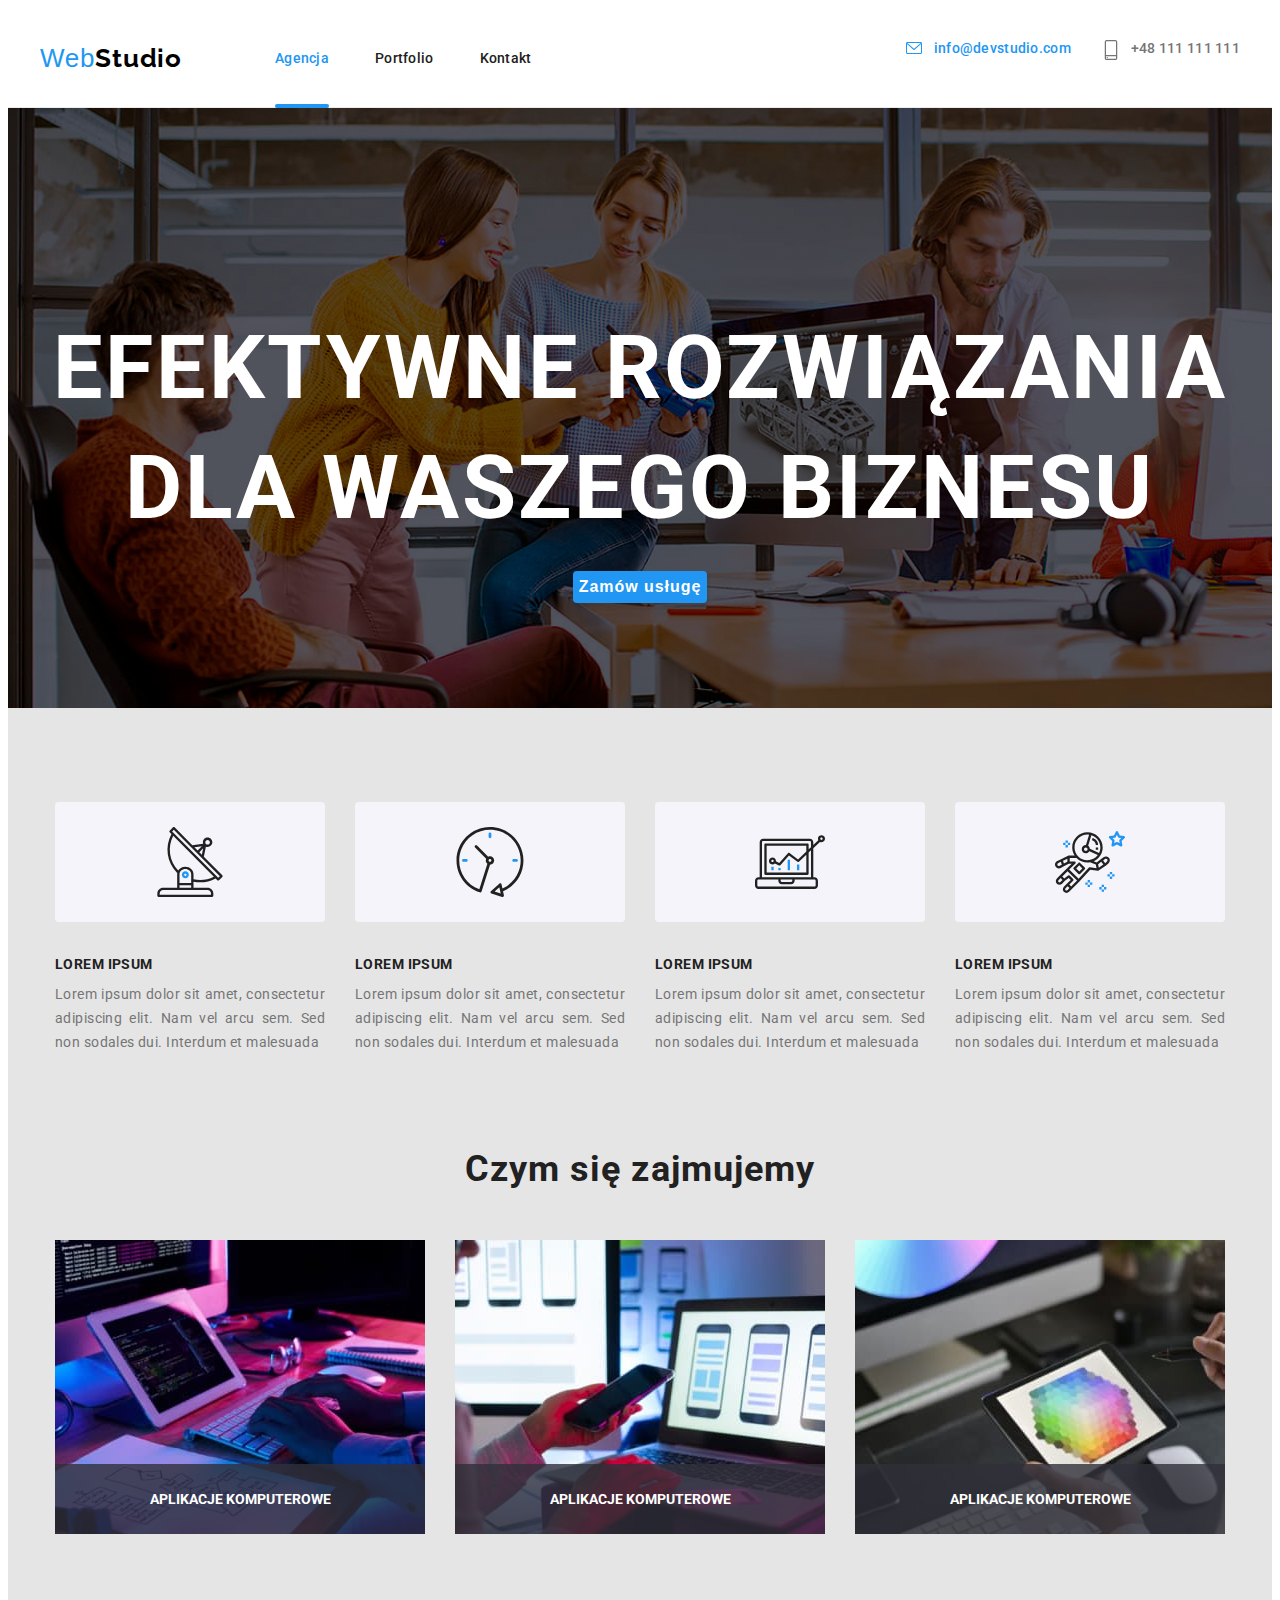
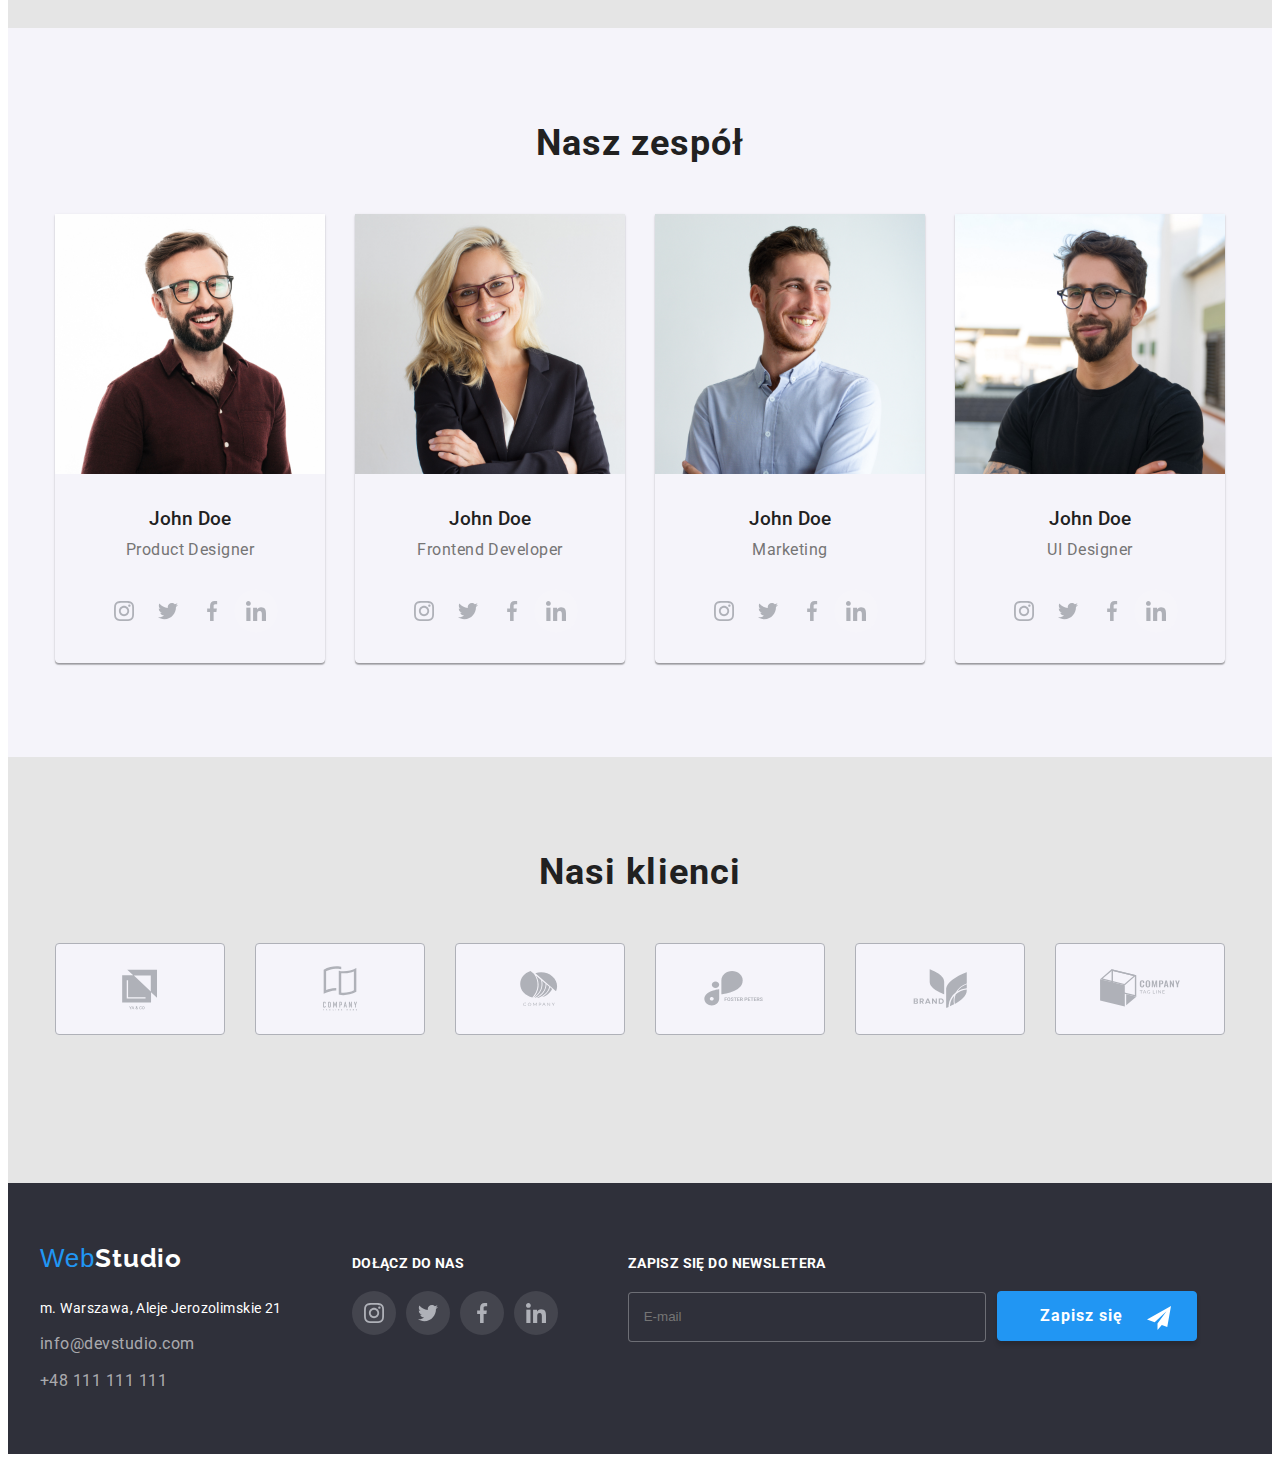
<file: index.html>
<!DOCTYPE html>
<html lang="pl">
  <head>
    <meta charset="UTF-8" />
    <meta name="viewport" content="Moja praca domowa nr 1" />
    <title>Homework 6</title>
    <link
      href="https://cdnjs.cloudflare.com/ajax/libs/modern-normalize/2.0.0/modern-normalize.min.css"
      integrity="sha512-4xo8blKMVCiXpTaLzQSLSw3KFOVPWhm/TRtuPVc4WG6kUgjH6J03IBuG7JZPkcWMxJ5huwaBpOpnwYElP/m6wg=="
      crossorigin="anonymous"
      referrerpolicy="no-referrer"
      rel="stylesheet"
    />
    <link
      href="https://fonts.googleapis.com/css2?family=Raleway:wght@700&family=Roboto:wght@400;500;700;900&display=swap"
      rel="stylesheet"
    />
    <link href="./css/styles.css" rel="stylesheet" />
  </head>
  <body>
    <!--Nagłówek strony-->
    <header>
      <div class="page-header container">
        <div class="page-header-left">
          <!--Logo w nagłówku-->
          <a class="logo" href="./index.html"
            ><span class="logo-blue">Web</span>Studio</a
          >

          <!--Menu nawigacyjne-->

          <nav>
            <ul class="nav-menu">
              <li><a class="menu-blue" href="./index.html">Agencja</a></li>
              <li><a class="menu" href="./portfolio.html">Portfolio</a></li>
              <li><a class="menu" href="#">Kontakt</a></li>
            </ul>
          </nav>
        </div>

        <!-- Linki w nagłówku -->
        <ul class="contact">
          <li>
            <a href="mailto:info@devstudio.com">
              <svg class="icon-mail">
                <use href="./images/icons.svg#icon-envelope"></use>
              </svg>
            </a>
          </li>
          <li>
            <a class="mail" href="mailto:info@devstudio.com"
              >info@devstudio.com</a
            >
          </li>
          <li>
            <a href="tel:+48111111111">
              <svg class="icon-phone">
                <use href="./images/icons.svg#icon-smartphone" y="-6"></use>
              </svg>
            </a>
          </li>
          <li>
            <a class="tel" href="tel:+48111111111">+48 111 111 111</a>
          </li>
        </ul>
      </div>
    </header>

    <!--Główna zawartość strony-->
    <main>
      <!--Nagówek skcji głównej-->
      <section class="h1">
        <div class="container">
          <h1>
            EFEKTYWNE ROZWIĄZANIA<br />
            DLA WASZEGO BIZNESU
          </h1>
          <button class="button" type="button" data-modal-open>
            Zamów usługę
          </button>
          <div class="modal is-hidden" data-modal>
            <div class="modal-content">
              <button class="modal-close-button" data-modal-close>
                <svg class="close-icon">
                  <use href="./images/icons.svg#icon-close-black"></use>
                </svg>
              </button>
              <p>Zostaw swoje dane w formularzu poniżej</p>
              <form
                action="#"
                class="modal-form"
                name="modal-form"
                autocomplete="on"
              >
                <label class="modal-name">
                  Imie
                  <input type="text" name="formname" id="name" required />
                  <svg class="icon-mod-name">
                    <use href="./images/icons.svg#icon-mod-name"></use>
                  </svg>
                </label>
                <label class="modal-phone">
                  Telefon
                  <input type="tel" name="phone" id="phone" required />
                  <svg class="icon-mod-phone">
                    <use href="./images/icons.svg#icon-mod-phone"></use>
                  </svg>
                </label>
                <label class="modal-email">
                  Email
                  <input type="email" name="email" id="email" required />
                  <svg class="icon-mod-mail">
                    <use href="./images/icons.svg#icon-mod-mail"></use>
                  </svg>
                </label>
                <label class="modal-text">
                  Komentarz
                  <textarea
                    name="text"
                    rows="5"
                    id="text"
                    placeholder="Wsporwadź tekst"
                  ></textarea>
                </label>
                <div class="modal-privacy">
                  <input
                    type="checkbox"
                    name="prevacy"
                    value="privacy"
                    id="privacy"
                    required
                  />
                  <label for="privacy"
                    >Oświadczakm, iż akceptuję <a href="#">Regulamin</a> i
                    <a href="#">Politykę Prywatności</a> .</label
                  >
                </div>
                <div class="modal-submit-button">
                  <button type="submit">Wyślij</button>
                </div>
              </form>
            </div>
          </div>
        </div>
      </section>

      <!--Pierwsza sekcja - lorem ipsum-->
      <section class="first-section">
        <div class="container">
          <ul class="first-section-logo-list">
            <li>
              <svg class="first-section-logo">
                <use
                  href="./images/icons.svg#icon-antenna"
                  width="70px"
                  x="100px"
                ></use>
              </svg>
            </li>
            <li>
              <svg class="first-section-logo">
                <use
                  href="./images/icons.svg#icon-clock"
                  width="70px"
                  x="100px"
                ></use>
              </svg>
            </li>
            <li>
              <svg class="first-section-logo">
                <use
                  href="./images/icons.svg#icon-diagram"
                  width="70px"
                  x="100px"
                ></use>
              </svg>
            </li>
            <li>
              <svg class="first-section-logo">
                <use
                  href="./images/icons.svg#icon-astronaut"
                  width="70px"
                  x="100px"
                ></use>
              </svg>
            </li>
          </ul>

          <ul class="first-section-list">
            <li class="list">
              <h4 class="h4">LOREM IPSUM</h4>
              <p>
                Lorem ipsum dolor sit amet, consectetur adipiscing elit. Nam vel
                arcu sem. Sed non sodales dui. Interdum et malesuada
              </p>
            </li>
            <li class="list">
              <h4 class="h4">LOREM IPSUM</h4>
              <p>
                Lorem ipsum dolor sit amet, consectetur adipiscing elit. Nam vel
                arcu sem. Sed non sodales dui. Interdum et malesuada
              </p>
            </li>
            <li class="list">
              <h4 class="h4">LOREM IPSUM</h4>
              <p>
                Lorem ipsum dolor sit amet, consectetur adipiscing elit. Nam vel
                arcu sem. Sed non sodales dui. Interdum et malesuada
              </p>
            </li>
            <li class="list">
              <h4 class="h4">LOREM IPSUM</h4>
              <p>
                Lorem ipsum dolor sit amet, consectetur adipiscing elit. Nam vel
                arcu sem. Sed non sodales dui. Interdum et malesuada
              </p>
            </li>
          </ul>
        </div>
      </section>

      <!--Druga sekcja - czym się zajmujemy-->
      <section class="second-section">
        <div class="container">
          <h2 class="h2-second-section">Czym się zajmujemy</h2>
          <ul class="second-section-list">
            <li>
              <div class="image-container">
                <img
                  src="./images/main1.jpg"
                  alt="Ręce pracujące na klawiaturze"
                  width="370"
                  height="294"
                />
                <p class="label">APLIKACJE KOMPUTEROWE</p>
              </div>
            </li>
            <li>
              <div class="image-container">
                <img
                  src="./images/main2.jpg"
                  alt="Praca nad aplikacją telefoniczną"
                  width="370"
                  height="294"
                />
                <p class="label">APLIKACJE KOMPUTEROWE</p>
              </div>
            </li>
            <li>
              <div class="image-container">
                <img
                  src="./images/main3.jpg"
                  alt="Praca na tablecie"
                  width="370"
                  height="294"
                />
                <p class="label">APLIKACJE KOMPUTEROWE</p>
              </div>
            </li>
          </ul>
        </div>
      </section>

      <!--Trzecia sekcja - nasz zespół-->
      <section class="third-section">
        <div class="container">
          <h2 class="h2-third-section">Nasz zespół</h2>
          <ul class="third-section-list">
            <li>
              <img
                src="./images/johndoe1.jpg"
                alt="Zdjęcie Johna Doe product designer"
                width="270"
                height="260"
              />
              <h3 class="h3">John Doe</h3>
              <p>Product Designer</p>
              <div class="sm-links">
                <a
                  href="https://www.instagram.com/"
                  target="_blank"
                  rel="noopener noreferrer nofollow"
                >
                  <div class="circle">
                    <svg class="sm-icon" width="20px" height="20px">
                      <use href="./images/icons.svg#icon-instagram"></use>
                    </svg>
                  </div>
                </a>
                <a
                  href="https://www.twitter.com/"
                  target="_blank"
                  rel="noopener noreferrer nofollow"
                >
                  <div class="circle">
                    <svg class="sm-icon" width="20px" height="20px">
                      <use href="./images/icons.svg#icon-twitter"></use>
                    </svg>
                  </div>
                </a>
                <a
                  href="https://www.facebook.com/"
                  target="_blank"
                  rel="noopener noreferrer nofollow"
                >
                  <div class="circle">
                    <svg class="sm-icon" width="20px" height="20px">
                      <use href="./images/icons.svg#icon-facebook"></use>
                    </svg>
                  </div>
                </a>
                <a
                  href="https://www.linkedin.com/"
                  target="_blank"
                  rel="noopener noreferrer nofollow"
                >
                  <div class="circle-footer">
                    <svg class="sm-icon-footer" width="20px" height="20px">
                      <use href="./images/icons.svg#icon-linkedin"></use>
                    </svg>
                  </div>
                </a>
              </div>
            </li>
            <li>
              <img
                src="./images/johndoe2.jpg"
                alt="Zdjęcie Johna Doe frontend developer"
                width="270"
                height="260"
              />
              <h3 class="h3">John Doe</h3>
              <p>Frontend Developer</p>
              <div class="sm-links">
                <a
                  href="https://www.instagram.com/"
                  target="_blank"
                  rel="noopener noreferrer nofollow"
                >
                  <div class="circle">
                    <svg class="sm-icon" width="20px" height="20px">
                      <use href="./images/icons.svg#icon-instagram"></use>
                    </svg>
                  </div>
                </a>
                <a
                  href="https://www.twitter.com/"
                  target="_blank"
                  rel="noopener noreferrer nofollow"
                >
                  <div class="circle">
                    <svg class="sm-icon" width="20px" height="20px">
                      <use href="./images/icons.svg#icon-twitter"></use>
                    </svg>
                  </div>
                </a>
                <a
                  href="https://www.facebook.com/"
                  target="_blank"
                  rel="noopener noreferrer nofollow"
                >
                  <div class="circle">
                    <svg class="sm-icon" width="20px" height="20px">
                      <use href="./images/icons.svg#icon-facebook"></use>
                    </svg>
                  </div>
                </a>
                <a
                  href="https://www.linkedin.com/"
                  target="_blank"
                  rel="noopener noreferrer nofollow"
                >
                  <div class="circle-footer">
                    <svg class="sm-icon-footer" width="20px" height="20px">
                      <use href="./images/icons.svg#icon-linkedin"></use>
                    </svg>
                  </div>
                </a>
              </div>
            </li>
            <li>
              <img
                src="./images/johndoe3.jpg"
                alt="Zdjęcie Johna Doe marketing"
                width="270"
                height="260"
              />
              <h3 class="h3">John Doe</h3>
              <p>Marketing</p>
              <div class="sm-links">
                <a
                  href="https://www.instagram.com/"
                  target="_blank"
                  rel="noopener noreferrer nofollow"
                >
                  <div class="circle">
                    <svg class="sm-icon" width="20px" height="20px">
                      <use href="./images/icons.svg#icon-instagram"></use>
                    </svg>
                  </div>
                </a>
                <a
                  href="https://www.twitter.com/"
                  target="_blank"
                  rel="noopener noreferrer nofollow"
                >
                  <div class="circle">
                    <svg class="sm-icon" width="20px" height="20px">
                      <use href="./images/icons.svg#icon-twitter"></use>
                    </svg>
                  </div>
                </a>
                <a
                  href="https://www.facebook.com/"
                  target="_blank"
                  rel="noopener noreferrer nofollow"
                >
                  <div class="circle">
                    <svg class="sm-icon" width="20px" height="20px">
                      <use href="./images/icons.svg#icon-facebook"></use>
                    </svg>
                  </div>
                </a>
                <a
                  href="https://www.linkedin.com/"
                  target="_blank"
                  rel="noopener noreferrer nofollow"
                >
                  <div class="circle-footer">
                    <svg class="sm-icon-footer" width="20px" height="20px">
                      <use href="./images/icons.svg#icon-linkedin"></use>
                    </svg>
                  </div>
                </a>
              </div>
            </li>
            <li>
              <img
                src="./images/johndoe4.jpg"
                alt="Zdjęcie Johna Doe UI designer"
                width="270"
                height="260"
              />
              <h3 class="h3">John Doe</h3>
              <p>UI Designer</p>
              <div class="sm-links">
                <a
                  href="https://www.instagram.com/"
                  target="_blank"
                  rel="noopener noreferrer nofollow"
                >
                  <div class="circle">
                    <svg class="sm-icon" width="20px" height="20px">
                      <use href="./images/icons.svg#icon-instagram"></use>
                    </svg>
                  </div>
                </a>
                <a
                  href="https://www.twitter.com/"
                  target="_blank"
                  rel="noopener noreferrer nofollow"
                >
                  <div class="circle">
                    <svg class="sm-icon" width="20px" height="20px">
                      <use href="./images/icons.svg#icon-twitter"></use>
                    </svg>
                  </div>
                </a>
                <a
                  href="https://www.facebook.com/"
                  target="_blank"
                  rel="noopener noreferrer nofollow"
                >
                  <div class="circle">
                    <svg class="sm-icon" width="20px" height="20px">
                      <use href="./images/icons.svg#icon-facebook"></use>
                    </svg>
                  </div>
                </a>
                <a
                  href="https://www.linkedin.com/"
                  target="_blank"
                  rel="noopener noreferrer nofollow"
                >
                  <div class="circle-footer">
                    <svg class="sm-icon-footer" width="20px" height="20px">
                      <use href="./images/icons.svg#icon-linkedin"></use>
                    </svg>
                  </div>
                </a>
              </div>
            </li>
          </ul>
        </div>
      </section>

      <!--Czwarta sekcja - nasi klienci-->
      <section class="four-section">
        <div class="container">
          <h2 class="h2-four-section">Nasi klienci</h2>
          <ul class="four-section-logo-list">
            <li>
              <svg class="four-section-logo">
                <use href="./images/icons.svg#icon-client1"></use>
              </svg>
            </li>
            <li>
              <svg class="four-section-logo">
                <use href="./images/icons.svg#icon-client2"></use>
              </svg>
            </li>
            <li>
              <svg class="four-section-logo">
                <use href="./images/icons.svg#icon-client3"></use>
              </svg>
            </li>
            <li>
              <svg class="four-section-logo">
                <use href="./images/icons.svg#icon-client4"></use>
              </svg>
            </li>
            <li>
              <svg class="four-section-logo">
                <use href="./images/icons.svg#icon-client5"></use>
              </svg>
            </li>
            <li>
              <svg class="four-section-logo">
                <use href="./images/icons.svg#icon-client6"></use>
              </svg>
            </li>
          </ul>
        </div>
      </section>
    </main>

    <!--Stopka-->
    <footer>
      <div class="footer container">
        <!--Lewa część-->
        <div>
          <div class="footer-logo">
            <a class="logo-footer" href="./index.html"
              ><span class="logo-blue-footer">Web</span>Studio</a
            >
          </div>

          <!--Adres i linki w stopce-->
          <ul class="contact-footer">
            <li>
              <a
                class="address-link"
                href="https://goo.gl/maps/Dz4RchG2dV1VJyud7"
                target="_blank"
                rel="noopener noreferrer nofollow"
                >m. Warszawa, Aleje Jerozolimskie 21</a
              >
            </li>
            <li>
              <a class="mail-footer" href="mailto:info@devstudio.com"
                >info@devstudio.com</a
              >
            </li>
            <li>
              <a class="tel-footer" href="tel:+48111111111">+48 111 111 111</a>
            </li>
          </ul>
        </div>
        <!--Środkowa część-->
        <div class="h5-footer">
          <h5>DOŁĄCZ DO NAS</h5>
          <div class="sm-links-footer">
            <a
              href="https://www.instagram.com/"
              target="_blank"
              rel="noopener noreferrer nofollow"
            >
              <div class="circle-footer">
                <svg class="sm-icon-footer" width="20px" height="20px">
                  <use href="./images/icons.svg#icon-instagram"></use>
                </svg>
              </div>
            </a>
            <a
              href="https://www.twitter.com/"
              target="_blank"
              rel="noopener noreferrer nofollow"
            >
              <div class="circle-footer">
                <svg class="sm-icon-footer" width="20px" height="20px">
                  <use href="./images/icons.svg#icon-twitter"></use>
                </svg>
              </div>
            </a>
            <a
              href="https://www.facebook.com/"
              target="_blank"
              rel="noopener noreferrer nofollow"
            >
              <div class="circle-footer">
                <svg class="sm-icon-footer" width="20px" height="20px">
                  <use href="./images/icons.svg#icon-facebook"></use>
                </svg>
              </div>
            </a>
            <a
              href="https://www.linkedin.com/"
              target="_blank"
              rel="noopener noreferrer nofollow"
            >
              <div class="circle-footer">
                <svg class="sm-icon-footer" width="20px" height="20px">
                  <use href="./images/icons.svg#icon-linkedin"></use>
                </svg>
              </div>
            </a>
          </div>
        </div>
        <!--Prawa strona-->
        <div class="singup-form">
          <p>ZAPISZ SIĘ DO NEWSLETERA</p>
          <form action="#" name="singup_form">
            <input
              class="singup-input"
              type="email"
              name="email"
              placeholder="E-mail"
              required
            />
            <button type="submit">Zapisz się</button>
            <svg class="icon-send">
              <use href="./images/icons.svg#icon-iconsend"></use>
            </svg>
          </form>
        </div>
      </div>
    </footer>
    <script src="./js/modal.js"></script>
  </body>
</html>
</file>
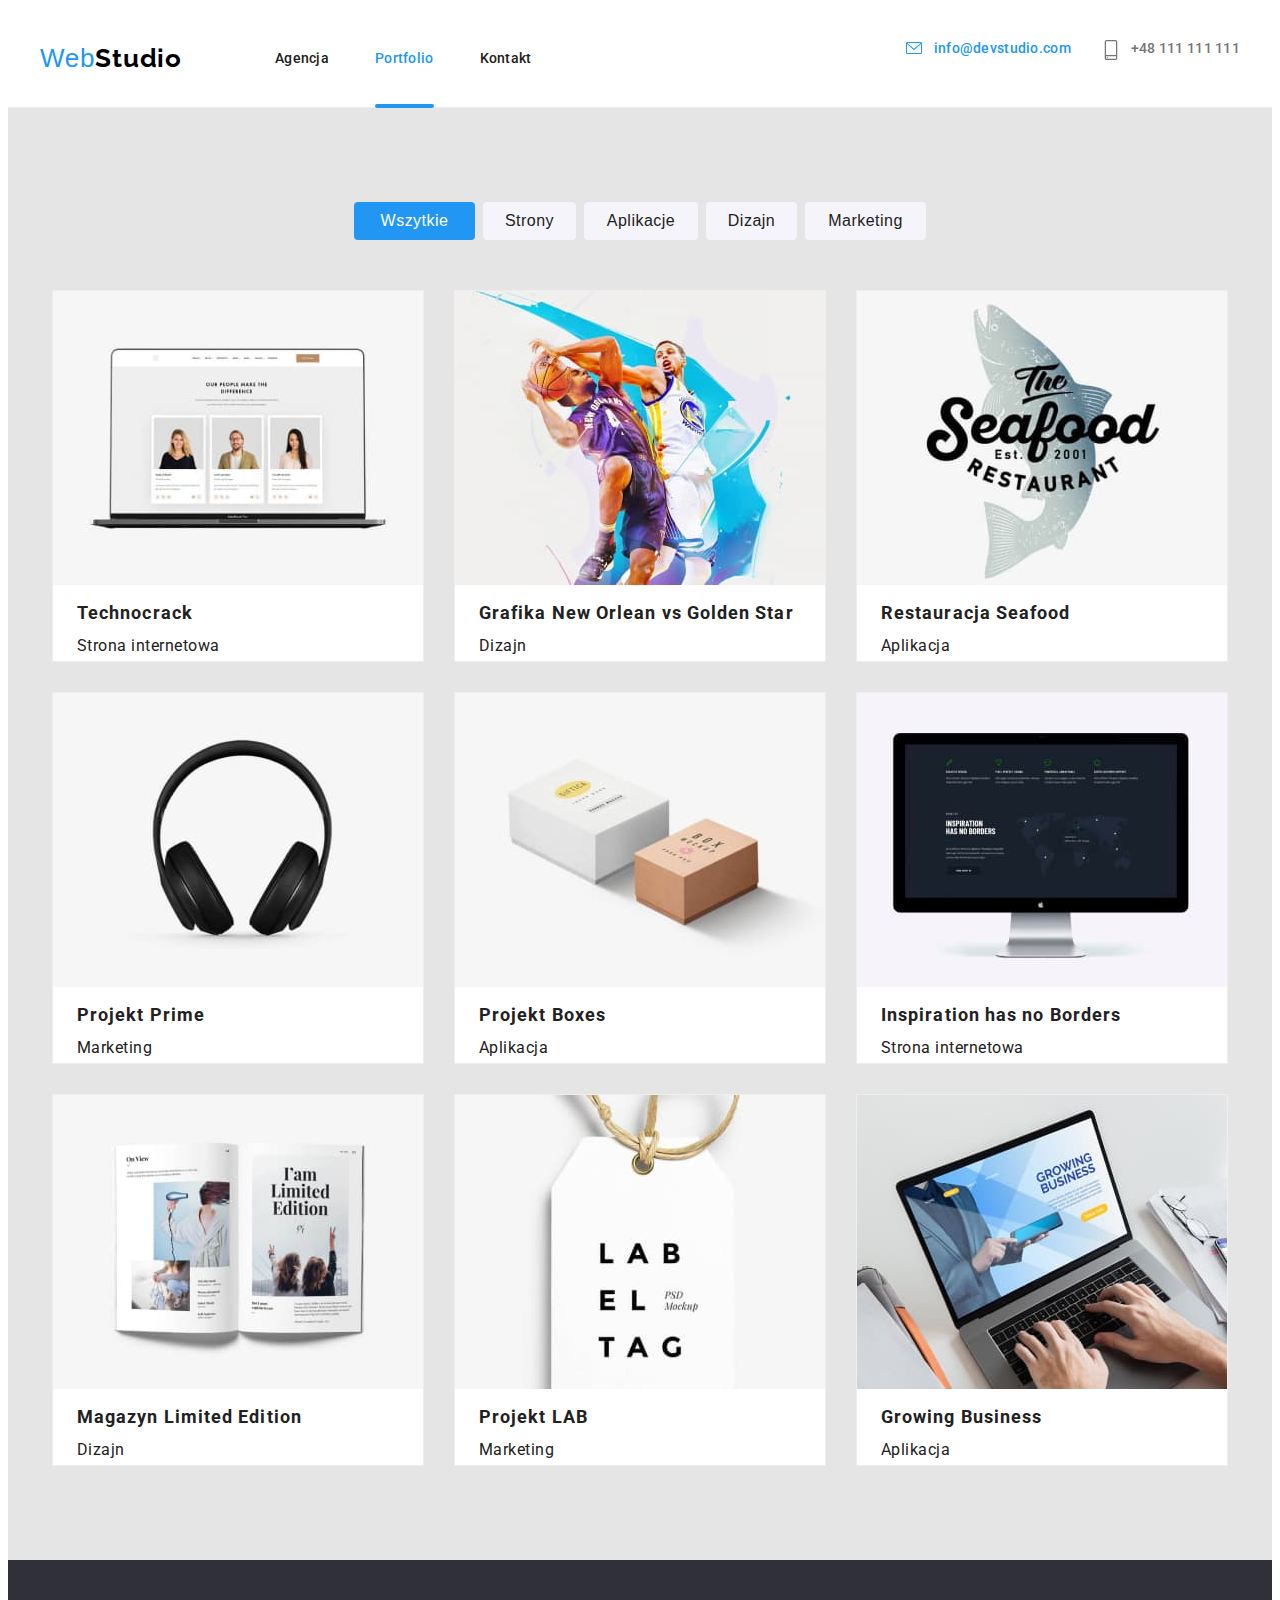
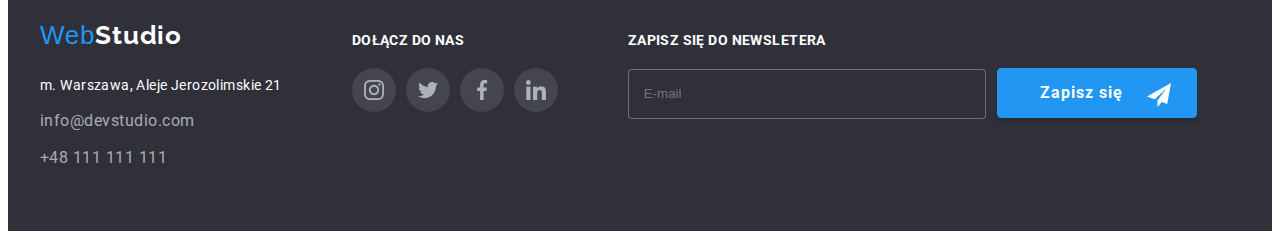
<file: portfolio.html>
<!DOCTYPE html>
<html lang="pl">
  <head>
    <meta charset="UTF-8" />
    <meta name="viewport" content="Moja praca domowa nr 1" />
    <title>Homework 6</title>
    <link
      href="https://cdnjs.cloudflare.com/ajax/libs/modern-normalize/2.0.0/modern-normalize.min.css"
      integrity="sha512-4xo8blKMVCiXpTaLzQSLSw3KFOVPWhm/TRtuPVc4WG6kUgjH6J03IBuG7JZPkcWMxJ5huwaBpOpnwYElP/m6wg=="
      crossorigin="anonymous"
      referrerpolicy="no-referrer"
      rel="stylesheet"
    />
    <link
      href="https://fonts.googleapis.com/css2?family=Raleway:wght@700&family=Roboto:wght@400;500;700;900&display=swap"
      rel="stylesheet"
    />
    <link href="./css/styles.css" rel="stylesheet" />
  </head>
  <body>
    <!--Nagłówek strony-->
    <header>
      <div class="page-header container">
        <div class="page-header-left">
          <!--Logo w nagłówku-->
          <a class="logo" href="./index.html"
            ><span class="logo-blue">Web</span>Studio</a
          >

          <!--Menu nawigacyjne-->

          <nav>
            <ul class="nav-menu">
              <li><a class="menu" href="./index.html">Agencja</a></li>
              <li>
                <a class="menu-blue" href="./portfolio.html">Portfolio</a>
              </li>
              <li><a class="menu" href="#">Kontakt</a></li>
            </ul>
          </nav>
        </div>

        <!-- Linki w nagłówku -->
        <ul class="contact">
          <li>
            <a href="mailto:info@devstudio.com">
              <svg class="icon-mail">
                <use href="./images/icons.svg#icon-envelope"></use>
              </svg>
            </a>
          </li>
          <li>
            <a class="mail" href="mailto:info@devstudio.com"
              >info@devstudio.com</a
            >
          </li>
          <li>
            <a href="tel:+48111111111">
              <svg class="icon-phone">
                <use href="./images/icons.svg#icon-smartphone" y="-6"></use>
              </svg>
            </a>
          </li>
          <li>
            <a class="tel" href="tel:+48111111111">+48 111 111 111</a>
          </li>
        </ul>
      </div>
    </header>

    <!--Główna zawartość strony-->
    <main>
      <!--Menu strony-->
      <div class="pf-menu">
        <ul class="pf-button-menu">
          <li>
            <button class="pf-button-blue" type="button">Wszytkie</button>
          </li>
          <li>
            <button class="pf-button pf-button-1" type="button">Strony</button>
          </li>
          <li>
            <button class="pf-button pf-button-2" type="button">
              Aplikacje
            </button>
          </li>
          <li>
            <button class="pf-button pf-button-3" type="button">Dizajn</button>
          </li>
          <li>
            <button class="pf-button pf-button-4" type="button">
              Marketing
            </button>
          </li>
        </ul>
      </div>

      <!--Zawartość główna strony-->
      <!--Pierwszy rząd-->
      <section class="pf-section">
        <div class="container">
          <ul class="pf-section-item">
            <li>
              <div class="pf-img-discription">
                <img
                  src="./images/portfolio1_1.jpg"
                  alt="Komputer z otwartą stroną internetową"
                  width="370"
                  height="294"
                />
                <p>
                  Technocrack jest popularną platformą wykorzystywaną do
                  rozpowszechniania koronawirusa. Firmy wykorzystują tę
                  platformę do celów szpiegowskich i ataków na niezabezpieczone
                  serwery konkurencji
                </p>
              </div>
              <h2 class="h2-pf-section">Technocrack</h2>
              <p>Strona internetowa</p>
            </li>
            <li>
              <div class="pf-img-discription">
                <img
                  src="./images/portfolio1_2.jpg"
                  alt="Dwuch zawodników koszykówki walczy o piłkę"
                  width="370"
                  height="294"
                />
                <p>
                  Lorem ipsum dolor sit amet consectetur adipisicing elit.
                  Tenetur, velit quam nostrum repudiandae harum quidem
                  reprehenderit? Suscipit, incidunt. Hic sit porro eveniet vitae
                  aperiam quas eligendi accusantium minima, quos perferendis.
                </p>
              </div>
              <h2 class="h2-pf-section">Grafika New Orlean vs Golden Star</h2>
              <p>Dizajn</p>
            </li>
            <li>
              <div class="pf-img-discription">
                <img
                  src="./images/portfolio1_3.jpg"
                  alt="Logo restauracji The Seafood"
                  width="370"
                  height="294"
                />
                <p>
                  Lorem ipsum dolor sit amet consectetur adipisicing elit.
                  Tenetur, velit quam nostrum repudiandae harum quidem
                  reprehenderit? Suscipit, incidunt. Hic sit porro eveniet vitae
                  aperiam quas eligendi accusantium minima, quos perferendis.
                </p>
              </div>
              <h2 class="h2-pf-section">Restauracja Seafood</h2>
              <p>Aplikacja</p>
            </li>
            <li>
              <div class="pf-img-discription">
                <img
                  src="./images/portfolio2_1.jpg"
                  alt="Czarne słuchwki bezprzewodowe"
                  width="370"
                  height="294"
                />
                <p>
                  Lorem ipsum dolor sit amet consectetur adipisicing elit.
                  Tenetur, velit quam nostrum repudiandae harum quidem
                  reprehenderit? Suscipit, incidunt. Hic sit porro eveniet vitae
                  aperiam quas eligendi accusantium minima, quos perferendis.
                </p>
              </div>
              <h2 class="h2-pf-section">Projekt Prime</h2>
              <p>Marketing</p>
            </li>
            <li>
              <div class="pf-img-discription">
                <img
                  src="./images/portfolio2_2.jpg"
                  alt="Dwa pudełka w dwuch kolorach i rozmiarach"
                  width="370"
                  height="294"
                />
                <p>
                  Lorem ipsum dolor sit amet consectetur adipisicing elit.
                  Tenetur, velit quam nostrum repudiandae harum quidem
                  reprehenderit? Suscipit, incidunt. Hic sit porro eveniet vitae
                  aperiam quas eligendi accusantium minima, quos perferendis.
                </p>
              </div>
              <h2 class="h2-pf-section">Projekt Boxes</h2>
              <p>Aplikacja</p>
            </li>
            <li>
              <div class="pf-img-discription">
                <img
                  src="./images/portfolio2_3.jpg"
                  alt="Monitor z otwartą stroną internetową"
                  width="370"
                  height="294"
                />
                <p>
                  Lorem ipsum dolor sit amet consectetur adipisicing elit.
                  Tenetur, velit quam nostrum repudiandae harum quidem
                  reprehenderit? Suscipit, incidunt. Hic sit porro eveniet vitae
                  aperiam quas eligendi accusantium minima, quos perferendis.
                </p>
              </div>
              <h2 class="h2-pf-section">Inspiration has no Borders</h2>
              <p>Strona internetowa</p>
            </li>
            <li>
              <div class="pf-img-discription">
                <img
                  src="./images/portfolio3_1.jpg"
                  alt="Otwarta książka"
                  width="370"
                  height="294"
                />
                <p>
                  Lorem ipsum dolor sit amet consectetur adipisicing elit.
                  Tenetur, velit quam nostrum repudiandae harum quidem
                  reprehenderit? Suscipit, incidunt. Hic sit porro eveniet vitae
                  aperiam quas eligendi accusantium minima, quos perferendis.
                </p>
              </div>
              <h2 class="h2-pf-section">Magazyn Limited Edition</h2>
              <p>Dizajn</p>
            </li>
            <li>
              <div class="pf-img-discription">
                <img
                  src="./images/portfolio3_2.jpg"
                  alt="Zawieszka reklamowa"
                  width="370"
                  height="294"
                />
                <p>
                  Lorem ipsum dolor sit amet consectetur adipisicing elit.
                  Tenetur, velit quam nostrum repudiandae harum quidem
                  reprehenderit? Suscipit, incidunt. Hic sit porro eveniet vitae
                  aperiam quas eligendi accusantium minima, quos perferendis.
                </p>
              </div>
              <h2 class="h2-pf-section">Projekt LAB</h2>
              <p>Marketing</p>
            </li>
            <li>
              <div class="pf-img-discription">
                <img
                  src="./images/portfolio3_3.jpg"
                  alt="Ręce na laptopie z otwartą stroną internetową"
                  width="370"
                  height="294"
                />
                <p>
                  Lorem ipsum dolor sit amet consectetur adipisicing elit.
                  Tenetur, velit quam nostrum repudiandae harum quidem
                  reprehenderit? Suscipit, incidunt. Hic sit porro eveniet vitae
                  aperiam quas eligendi accusantium minima, quos perferendis.
                </p>
              </div>
              <h2 class="h2-pf-section">Growing Business</h2>
              <p>Aplikacja</p>
            </li>
          </ul>
        </div>
      </section>
    </main>

    <!--Stopka-->
    <footer>
      <div class="footer container">
        <!--Lewa część-->
        <div>
          <div class="footer-logo">
            <a class="logo-footer" href="./index.html"
              ><span class="logo-blue-footer">Web</span>Studio</a
            >
          </div>

          <!--Adres i linki w stopce-->
          <ul class="contact-footer">
            <li>
              <a
                class="address-link"
                href="https://goo.gl/maps/Dz4RchG2dV1VJyud7"
                target="_blank"
                rel="noopener noreferrer nofollow"
                >m. Warszawa, Aleje Jerozolimskie 21</a
              >
            </li>
            <li>
              <a class="mail-footer" href="mailto:info@devstudio.com"
                >info@devstudio.com</a
              >
            </li>
            <li>
              <a class="tel-footer" href="tel:+48111111111">+48 111 111 111</a>
            </li>
          </ul>
        </div>
        <!--Środkowa część-->
        <div class="h5-footer">
          <h5>DOŁĄCZ DO NAS</h5>
          <div class="sm-links-footer">
            <a
              href="https://www.instagram.com/"
              target="_blank"
              rel="noopener noreferrer nofollow"
            >
              <div class="circle-footer">
                <svg class="sm-icon-footer" width="20px" height="20px">
                  <use href="./images/icons.svg#icon-instagram"></use>
                </svg>
              </div>
            </a>
            <a
              href="https://www.twitter.com/"
              target="_blank"
              rel="noopener noreferrer nofollow"
            >
              <div class="circle-footer">
                <svg class="sm-icon-footer" width="20px" height="20px">
                  <use href="./images/icons.svg#icon-twitter"></use>
                </svg>
              </div>
            </a>
            <a
              href="https://www.facebook.com/"
              target="_blank"
              rel="noopener noreferrer nofollow"
            >
              <div class="circle-footer">
                <svg class="sm-icon-footer" width="20px" height="20px">
                  <use href="./images/icons.svg#icon-facebook"></use>
                </svg>
              </div>
            </a>
            <a
              href="https://www.linkedin.com/"
              target="_blank"
              rel="noopener noreferrer nofollow"
            >
              <div class="circle-footer">
                <svg class="sm-icon-footer" width="20px" height="20px">
                  <use href="./images/icons.svg#icon-linkedin"></use>
                </svg>
              </div>
            </a>
          </div>
        </div>
        <!--Prawa strona-->
        <div class="singup-form">
          <p>ZAPISZ SIĘ DO NEWSLETERA</p>
          <form action="#" name="singup_form">
            <input
              class="singup-input"
              type="email"
              name="email"
              placeholder="E-mail"
              required
            />
            <button type="submit">Zapisz się</button>
            <svg class="icon-send">
              <use href="./images/icons.svg#icon-iconsend"></use>
            </svg>
          </form>
        </div>
      </div>
    </footer>
  </body>
</html>
</file>
<file: css/styles.css>
*,
*::before,
*::after {
  box-sizing: border-box;
}

*:hover::before,
*:hover::after,
*:focus::before,
*:focus::after {
  transition: color 250ms cubic-bezier(0.4, 0, 0.2, 1),
    background-color 250ms cubic-bezier(0.4, 0, 0.2, 1),
    fill 250ms cubic-bezier(0.4, 0, 0.2, 1),
    box-shadow 250ms cubic-bezier(0.4, 0, 0.2, 1);
}

:root {
  --white: #ffffff;
  --almost-white: #e5e5e5;
  --blue: #2196f3;
  --almost-black: #212121;
  --black: #000000;
  --dark-gray: #2f303a;
  --gray: #757575;
  --light-gray: #f5f4fa;
  --button-blue: #0000ff;
  --border-header: #ececec;
  --border-clients: #afb1b8;
  --border-pf-li: #eeeeee;
  --sm-footer-background: rgba(255, 255, 255, 0.1);
}

body {
  font-family: "Roboto", sans-serif;
  color: var(--almost-black);
  background-color: var(--white);
}

h1,
h2,
h3,
h4,
h5,
h6,
p,
ul {
  margin: 0;
}

/* Globalne ustawienie kontenera */
.container {
  max-width: 1200px;
}

/* Nagłówke indeks i portfolio */
header {
  max-width: 1600px;
  margin: 0 auto;
  border-bottom: 1px solid var(--border-header);
}

.page-header {
  display: flex;
  justify-content: space-between;
  align-items: center;
  margin: 0 auto;
}

.page-header-left {
  display: flex;
  justify-content: flex-start;
  gap: 93px;
}

.logo {
  font-family: "Raleway", sans-serif;
  font-weight: 700;
  font-size: 26px;
  line-height: 1.1923em;
  text-decoration: none;
  color: var(--black);
  letter-spacing: 0.03em;
}

.logo-blue {
  font-family: "Oleo Script", sans-serif;
  font-weight: 400;
  font-size: 26px;
  line-height: 1.1923em;
  color: var(--blue);
  letter-spacing: 0.03em;
}

.logo,
.logo-blue {
  padding: 25px 0 24px;
}

.logo:hover,
.logo-blue:hover {
  text-decoration: underline solid var(--blue);
}

.nav-menu {
  list-style: none;
  display: flex;
  justify-content: space-between;
  gap: 46px;
  font-weight: 500;
  font-size: 14px;
  line-height: 1.1428em;
  letter-spacing: 0.02em;
  padding: 32px 0 32px 0;
}

.menu-blue {
  text-decoration: none;
  color: var(--blue);
  position: relative;
}

.menu {
  text-decoration: none;
  color: var(--almost-black);
}

.menu-blue:hover,
.menu:hover {
  text-decoration: underline solid var(--blue);
}

.menu-blue::after {
  content: "";
  position: absolute;
  bottom: -42px;
  left: 0;
  width: 100%;
  height: 4px;
  border-radius: 4px;
  background-color: var(--blue);
}

.contact {
  list-style: none;
  display: flex;
  justify-content: space-between;
  font-weight: 500;
  font-size: 14px;
  line-height: 1.1428em;
  list-style: none;
  letter-spacing: 0.02em;
  padding: 32px 0 32px 0;
}

.icon-mail {
  width: 20px;
  height: 16px;
  margin-right: 10px;
  fill: var(--blue);
}

.icon-phone {
  width: 20px;
  height: 32px;
  margin-right: 10px;
  fill: var(--gray);
}

.icon-mail:hover {
  fill: var(--button-blue);
}

.icon-phone:hover {
  fill: var(--blue);
}

.mail {
  color: var(--blue);
  text-decoration: none;
  margin-right: 30px;
}

.tel {
  color: var(--gray);
  text-decoration: none;
}

.mail:hover,
.tel:hover {
  text-decoration: underline solid var(--blue);
}

/* Main index */

main {
  max-width: 1600px;
  margin: 0 auto;
}

/* Nagłówke w main */
.h1 {
  max-height: 600px;
  display: flex;
  justify-content: center;
  color: var(--white);
  font-weight: 900;
  font-size: 44px;
  line-height: 1.3636;
  text-align: center;
  letter-spacing: 0.06em;
  text-transform: uppercase;
  padding-top: 200px;
  padding-bottom: 280px;
  background-image: linear-gradient(rgba(0, 0, 0, 0.4), rgba(0, 0, 0, 0.4)),
    url(../images/backgrund_img.jpg), url(../images/backgrund_img_overlay.jpg);
  background-size: cover;
}

h1:hover {
  text-decoration: underline solid var(--blue);
}

.button {
  background-color: var(--blue);
  color: var(--white);
  font-weight: 700;
  font-size: 16px;
  line-height: 1.875em;
  align-items: center;
  text-align: center;
  letter-spacing: 0.06em;
  cursor: pointer;
  border: 0;
  box-shadow: 0px 4px 4px rgba(0, 0, 0, 0.15);
  border-radius: 4px;
}

.button:hover {
  text-decoration: underline solid var(--button-blue);
}

/*Okno modalne*/
.modal {
  position: fixed;
  top: 0;
  left: 0;
  width: 100%;
  height: 100%;
  background-color: rgba(0, 0, 0, 0.2);
  display: flex;
  align-items: center;
  justify-content: center;
  visibility: visible;
  z-index: 1;
}

.modal-content {
  position: relative;
  background-color: var(--white);
  color: var(--black);
  text-transform: none;
  width: 528px;
  height: 581px;
  border-radius: 4px;
  box-shadow: 0px 1px 3px rgba(0, 0, 0, 0.12), 0px 1px 1px rgba(0, 0, 0, 0.14),
    0px 2px 1px rgba(0, 0, 0, 0.2);
}

.modal-content p {
  font-family: "Roboto";
  font-style: normal;
  font-weight: 700;
  font-size: 20px;
  line-height: 1.15em;
  text-align: center;
  letter-spacing: 0.03em;
  color: var(--black);
  padding-top: 40px;
}

.modal-close-button {
  position: absolute;
  top: 8px;
  right: 8px;
  display: flex;
  justify-content: center;
  align-items: center;
  background: var(--white);
  border-radius: 50%;
  border: 1px solid rgba(0, 0, 0, 0.1);
  padding: 0;
  width: 30px;
  height: 30px;
  cursor: pointer;
}

.close-icon {
  width: 60%;
}

.modal-form {
  display: flex;
  flex-direction: column;
  align-items: flex-start;
  text-align: left;
  font-family: "Roboto";
  font-style: normal;
  font-weight: 400;
  font-size: 12px;
  line-height: 1.1666em;
  letter-spacing: 0.01em;
  color: var(--gray);
  margin: 12px 0 0 40px;
  gap: 10px;
}

.modal-form input {
  display: flex;
  flex-direction: column;
  width: 448px;
  height: 40px;
  border: 1px solid rgba(33, 33, 33, 0.2);
  border-radius: 4px;
  padding-left: 42px;
}

textarea {
  width: 448px;
  height: 120px;
  resize: none;
  border: 1px solid rgba(33, 33, 33, 0.2);
  border-radius: 4px;
  padding: 12px 16px 12px 16px;
}

.modal-name:hover,
.modal-phone:hover,
.modal-email:hover,
.modal-text:hover,
textarea:hover,
.modal-privacy:hover {
  text-decoration: underline solid var(--blue);
}

.modal-form input:hover,
textarea:hover {
  border: 1px solid var(--blue);
}

.modal-privacy {
  display: flex;
  flex-direction: row;
  align-items: center;
}

.modal-privacy input[type="checkbox"] {
  width: 16px;
  height: 16px;
  margin-right: 7px;
}

.modal-submit-button {
  text-align: center;
  margin: 30px auto;
}

.modal-submit-button button {
  width: 200px;
  height: 50px;
  background-color: var(--blue);
  box-shadow: 0px 4px 4px rgba(0, 0, 0, 0.15);
  border: 1px solid var(--blue);
  border-radius: 4px;
  color: var(--white);
  font-family: "Roboto";
  font-style: normal;
  font-weight: 700;
  font-size: 16px;
  line-height: 1.875em;
  letter-spacing: 0.06em;
  text-align: center;
}

.icon-mod-name,
.icon-mod-phone,
.icon-mod-mail {
  position: absolute;
  transform: translate(10px, -30px);
  width: 20px;
  height: 20px;
}

.modal-name:hover .icon-mod-name {
  fill: var(--blue);
}

.modal-phone:hover .icon-mod-phone {
  fill: var(--blue);
}

.modal-email:hover .icon-mod-mail {
  fill: var(--blue);
}

.is-hidden {
  pointer-events: none;
  opacity: 0;
  visibility: hidden;
}

.modal-content p:hover {
  text-decoration: underline solid var(--blue);
}

.modal-content:hover,
.modal-close-button:hover {
  border: 1px solid var(--blue);
}

.modal-close-button:hover .close-icon {
  fill: var(--blue);
}

/* Pierwsza sekcja */
.first-section {
  max-width: 1600px;
  display: flex;
  justify-content: center;
  padding-top: 94px;
  background-color: var(--almost-white);
}

.first-section-logo-list {
  max-width: 1200px;
  list-style: none;
  display: flex;
  flex-wrap: wrap;
  justify-content: center;
  padding: 0;
  gap: 30px;
  margin-bottom: 30px;
}

.first-section-logo {
  width: 270px;
  height: 120px;
  background: var(--light-gray);
  border-radius: 4px;
}

.first-section-list {
  list-style: none;
  display: flex;
  flex-wrap: wrap;
  justify-content: center;
  gap: 30px;
  text-align: justify;
  padding: 0;
  color: var(--gray);
  font-size: 14px;
  line-height: 1.7142em;
  letter-spacing: 0.03em;
}

.list {
  width: 270px;
}

.h4 {
  color: var(--almost-black);
  text-align: left;
  margin-bottom: 10px;
  font-weight: 700;
  font-size: 14px;
  line-height: 1.1428em;
  text-transform: uppercase;
}

.h4:hover,
.list p:hover {
  text-decoration: underline solid var(--blue);
}

/* Druga sekcja */
.second-section {
  max-width: 1600px;
  display: flex;
  justify-content: center;
  padding: 94px 0 94px 0;
  background-color: var(--almost-white);
}

.h2-second-section {
  text-align: center;
  margin-bottom: 50px;
  font-weight: 700;
  font-size: 36px;
  line-height: 1.1666em;
  letter-spacing: 0.03em;
}

.h2-second-section:hover {
  text-decoration: underline solid var(--blue);
}

.second-section-list {
  list-style: none;
  display: flex;
  flex-wrap: wrap;
  justify-content: center;
  padding: 0;
  gap: 30px;
}

.image-container {
  position: relative;
}

.image-container img {
  display: block;
}

.image-container .label {
  position: absolute;
  bottom: 0;
  left: 0;
  width: 100%;
  height: 70px;
  background: rgba(47, 48, 58, 0.8);
  color: var(--white);
  font-weight: 700;
  font-size: 14px;
  line-height: 70px;
  text-align: center;
}

/* Trzecia sekcja */
.third-section {
  max-width: 1600px;
  display: flex;
  justify-content: center;
  padding: 94px 0 94px 0;
  background-color: var(--light-gray);
}

.h2-third-section {
  text-align: center;
  margin-bottom: 50px;
  font-weight: 700;
  font-size: 36px;
  line-height: 1.1666em;
  letter-spacing: 0.03em;
  color: var(--almost-black);
}

.h2-third-section:hover {
  text-decoration: underline solid var(--blue);
}

.third-section-list {
  list-style: none;
  display: flex;
  flex-wrap: wrap;
  justify-content: center;
  padding: 0;
  gap: 30px;
}

.third-section-list li {
  box-shadow: 0px 1px 3px rgba(0, 0, 0, 0.12), 0px 1px 1px rgba(0, 0, 0, 0.14),
    0px 2px 1px rgba(0, 0, 0, 0.2);
  border-radius: 0px 0px 4px 4px;
}

.third-section-list h3 {
  text-align: center;
  margin: 30px 0 10px 0;
  font-weight: 500;
  color: var(--almost-black);
}

.third-section-list p {
  text-align: center;
  margin-bottom: 30px;
  font-size: 16px;
  line-height: 1.1875em;
  letter-spacing: 0.03em;
  color: var(--gray);
}

.third-section-list h3:hover,
.third-section-list p:hover {
  text-decoration: underline solid var(--blue);
}

.sm-links {
  display: flex;
  justify-content: center;
  padding-bottom: 30px;
}

.circle {
  width: 44px;
  height: 44px;
  border-radius: 50%;
  display: flex;
  align-items: center;
  justify-content: center;
}

.circle:hover {
  background-color: var(--blue);
}

.sm-icon {
  fill: var(--border-clients);
}

.circle:hover .sm-icon {
  fill: var(--white);
}

/* Czwarta sekcja 8*/

.four-section {
  max-width: 1600px;
  display: flex;
  justify-content: center;
  padding: 94px 0 94px 0;
  background-color: var(--almost-white);
}

.h2-four-section {
  text-align: center;
  margin-bottom: 50px;
  font-weight: 700;
  font-size: 36px;
  line-height: 1.1666em;
  letter-spacing: 0.03em;
  color: var(--almost-black);
}

.h2-four-section:hover {
  text-decoration: underline solid var(--blue);
}

.four-section-logo-list {
  max-width: 1200px;
  list-style: none;
  display: flex;
  flex-wrap: wrap;
  justify-content: center;
  padding: 0;
  gap: 30px;
  margin-bottom: 50px;
}

.four-section-logo {
  width: 170px;
  height: 92px;
  background: var(--light-gray);
  fill: var(--border-clients);
  border: 1px solid var(--border-clients);
  border-radius: 4px;
}

.four-section-logo:hover {
  fill: var(--blue);
}

/* Stopka indeks i porfolio */
footer {
  max-width: 1600px;
  margin: 0 auto;
  padding: 60px 0 60px 0;
  background-color: var(--dark-gray);
}

.footer {
  display: flex;
  margin: 0 auto;
  gap: 70px;
}

.footer-logo {
  margin-bottom: 20px;
}

.logo-footer {
  font-family: "Raleway", sans-serif;
  font-weight: 700;
  font-size: 26px;
  line-height: 1.1923em;
  text-decoration: none;
  color: var(--white);
  letter-spacing: 0.03em;
}

.logo-blue-footer {
  font-family: "Oleo Script", sans-serif;
  font-weight: 400;
  font-size: 26px;
  line-height: 1.1923em;
  color: var(--blue);
  letter-spacing: 0.03em;
}

.logo-footer:hover,
.logo-blue-footer:hover {
  text-decoration: underline solid var(--blue);
}

.address-link {
  font-size: 14px;
  line-height: 1.7142em;
  letter-spacing: 0.03em;
  color: var(--white);
  text-decoration: none;
}

.contact-footer {
  padding: 0;
  line-height: 1.7142em;
  list-style: none;
  letter-spacing: 0.03em;
}

.contact-footer li {
  margin-top: 9px;
}

.mail-footer {
  color: rgba(255, 255, 255, 0.6);
  text-decoration: none;
}

.tel-footer {
  color: rgba(255, 255, 255, 0.6);
  text-decoration: none;
}

.mail-footer:hover,
.tel-footer:hover,
.address-link:hover,
.h5-footer h5:hover {
  text-decoration: underline solid var(--blue);
}

.h5-footer h5 {
  color: var(--white);
  font-family: "Roboto";
  font-style: normal;
  font-weight: 700;
  font-size: 14px;
  line-height: 1.1428em;
  letter-spacing: 0.03em;
  text-transform: uppercase;
  margin: 0;
  padding: 12px 0 20px 0;
}

.sm-links-footer {
  display: flex;
  justify-content: center;
  gap: 10px;
}

.circle-footer {
  width: 44px;
  height: 44px;
  border-radius: 50%;
  display: flex;
  align-items: center;
  justify-content: center;
  background: rgba(255, 255, 255, 0.1);
}

.circle-footer:hover {
  background-color: var(--blue);
}

.sm-icon-footer {
  fill: var(--border-clients);
}

.circle-footer:hover .sm-icon-footer {
  fill: var(--white);
}

.singup-form {
  color: var(--white);
  font-family: "Roboto";
  font-style: normal;
  font-weight: 700;
  font-size: 14px;
  line-height: 1.1428em;
  letter-spacing: 0.03em;
  text-transform: uppercase;
  margin: 0;
}

.singup-form p {
  padding: 12px 0 20px 0;
}

.singup-form p:hover {
  text-decoration: underline solid var(--blue);
}

.singup-input {
  box-sizing: border-box;
  color: var(--white);
  width: 358px;
  height: 50px;
  background: var(--dark-gray);
  border: 1px solid rgba(255, 255, 255, 0.3);
  border-radius: 4px;
  padding-left: 15px;
  margin-right: 8px;
}

.singup-input:hover {
  border: 1px solid var(--blue);
}

.singup-form button {
  width: 200px;
  height: 50px;
  background-color: var(--blue);
  box-shadow: 0px 4px 4px rgba(0, 0, 0, 0.15);
  border: 1px solid var(--blue);
  border-radius: 4px;
  color: var(--white);
  font-family: "Roboto";
  font-style: normal;
  font-weight: 700;
  font-size: 16px;
  line-height: 1.875em;
  letter-spacing: 0.06em;
  text-align: left;
  padding-left: 42px;
}

.icon-send {
  position: absolute;
  transform: translate(-50px, 15px);
  width: 24px;
  height: 24px;
  fill: var(--white);
}

/* Portfolio Menu */
.pf-menu {
  max-width: 1600px;
  display: flex;
  justify-content: center;
  background-color: var(--almost-white);
}

.pf-button-menu {
  display: flex;
  list-style: none;
  text-align: center;
  cursor: pointer;
  gap: 8px;
  padding: 94px 0 50px 0;
}

.pf-button-blue {
  background-color: var(--blue);
  color: var(--white);
  width: 121px;
  height: 38px;
  font-weight: 500;
  font-size: 16px;
  line-height: 1.625em;
  text-align: center;
  letter-spacing: 0.03em;
  border: 0;
  border-radius: 4px;
}

.pf-button {
  background-color: var(--light-gray);
  color: var(--almost-black);
  font-weight: 500;
  height: 38px;
  font-size: 16px;
  line-height: 1.625em;
  text-align: center;
  letter-spacing: 0.03em;
  border: 0;
  border-radius: 4px;
}

.pf-button-blue:hover,
.pf-button:hover {
  box-shadow: 0px 3px 1px rgba(0, 0, 0, 0.1), 0px 1px 2px rgba(0, 0, 0, 0.08),
    0px 2px 2px rgba(0, 0, 0, 0.12);
}

.pf-button-blue:focus,
.pf-button:focus {
  box-shadow: 0px 3px 1px rgba(0, 0, 0, 0.1), 0px 1px 2px rgba(0, 0, 0, 0.08),
    0px 2px 2px rgba(0, 0, 0, 0.12);
}

.pf-button-1 {
  width: 93px;
}

.pf-button-2 {
  width: 114px;
}

.pf-button-3 {
  width: 91px;
}

.pf-button-4 {
  width: 121px;
}

/* Portfolio sekcja główna */
.pf-section {
  max-width: 1600px;
  display: flex;
  justify-content: center;
  background-color: var(--almost-white);
}

.pf-section-item {
  display: flex;
  flex-wrap: wrap;
  justify-content: center;
  list-style: none;
  font-size: 16px;
  line-height: 1.875em;
  letter-spacing: 0.03em;
  gap: 30px;
  padding: 0 0 94px 0;
}

.pf-section li {
  background: var(--white);
  border: 1px solid var(--border-pf-li);
}

.pf-section li:hover {
  box-shadow: 0px 1px 1px rgba(0, 0, 0, 0.12), 0px 4px 4px rgba(0, 0, 0, 0.06),
    1px 4px 6px rgba(0, 0, 0, 0.16);
}

.pf-section p {
  padding-inline: 24px;
}

.h2-pf-section {
  font-weight: 700;
  font-size: 18px;
  line-height: 2em;
  letter-spacing: 0.06em;
  padding-inline: 24px;
}

.h2-pf-section:hover,
.pf-section p:hover,
.pf-button:hover {
  text-decoration: underline solid var(--blue);
}

.pf-button-blue:hover {
  text-decoration: underline solid var(--button-blue);
}

/* Wyjeżdżający opis na img*/
.pf-img-discription {
  position: relative;
}

.pf-img-discription::before {
  content: "";
  position: absolute;
  bottom: 0;
  width: 100%;
  height: 0;
  background: rgba(33, 150, 243, 0.9);
  transition: height 0.25s ease;
}

.pf-img-discription:hover::before {
  height: 100%;
}

.pf-img-discription p {
  position: absolute;
  bottom: 0;
  width: 100%;
  height: 100%;
  color: var(--white);
  opacity: 0;
  font-size: 18px;
  line-height: 1.5555;
  letter-spacing: 0.03em;
  text-align: left;
  transition: opacity 0.25s ease;
  display: flex;
  justify-content: center;
  align-items: center;
}

.pf-img-discription:hover p {
  opacity: 1;
}
</file>
